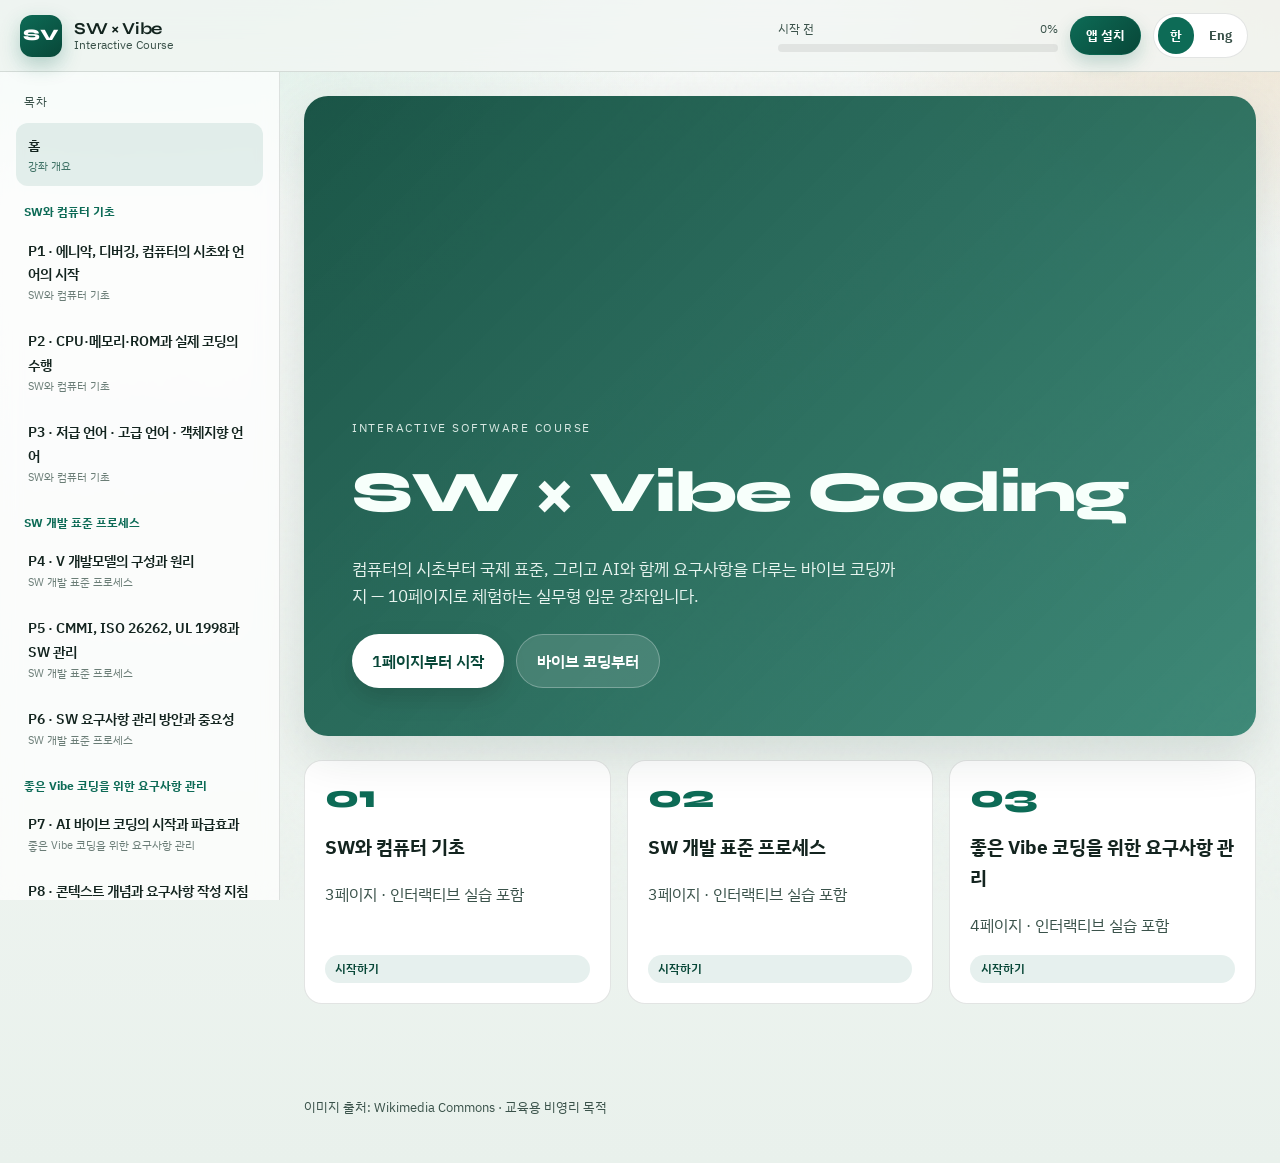
<file: index.html>
<!DOCTYPE html>
<html lang="ko">
<head>
  <meta charset="UTF-8" />
  <meta name="viewport" content="width=device-width, initial-scale=1" />
  <title>SW × Vibe Coding 인터랙티브 강좌</title>
  <meta name="description" content="SW와 컴퓨터 기초부터 AI 바이브 코딩 요구사항 관리까지, 10페이지 인터랙티브 강좌" />
  <meta name="theme-color" content="#0d6b56" />
  <meta name="mobile-web-app-capable" content="yes" />
  <meta name="apple-mobile-web-app-capable" content="yes" />
  <meta name="apple-mobile-web-app-status-bar-style" content="default" />
  <meta name="apple-mobile-web-app-title" content="SW×Vibe" />
  <link rel="manifest" href="manifest.webmanifest" />
  <link rel="apple-touch-icon" href="assets/icons/apple-touch-icon.png" />
  <link rel="icon" type="image/png" sizes="192x192" href="assets/icons/icon-192.png" />
  <link rel="preconnect" href="https://fonts.googleapis.com" />
  <link rel="preconnect" href="https://fonts.gstatic.com" crossorigin />
  <link href="https://fonts.googleapis.com/css2?family=IBM+Plex+Sans+KR:wght@300;400;500;600;700&family=Syne:wght@600;700;800&display=swap" rel="stylesheet" />
  <link rel="stylesheet" href="css/styles.css" />
</head>
<body>
  <div class="noise" aria-hidden="true"></div>

  <header class="topbar">
    <a class="brand" href="#home" data-nav="home">
      <span class="brand-mark">SV</span>
      <span class="brand-text">
        <strong>SW × Vibe</strong>
        <small>Interactive Course</small>
      </span>
    </a>
    <div class="progress-wrap" aria-label="학습 진행률">
      <div class="progress-meta">
        <span id="progressLabel">시작 전</span>
        <span id="progressPct">0%</span>
      </div>
      <div class="progress-track"><div class="progress-fill" id="progressFill"></div></div>
    </div>
    <button type="button" class="btn-pwa" id="pwaInstallBtn" aria-label="앱으로 설치">앱 설치</button>
    <div class="lang-switch" role="group" aria-label="Language">
      <a class="lang-link active" href="./" aria-current="page">한</a>
      <a class="lang-link" id="langToEn" href="en/">Eng</a>
    </div>
    <button class="nav-toggle" id="navToggle" aria-label="목차 열기" aria-expanded="false">
      <span></span><span></span><span></span>
    </button>
  </header>

  <aside class="sidebar" id="sidebar">
    <p class="sidebar-label">목차</p>
    <nav id="sideNav"></nav>
  </aside>
  <div class="sidebar-backdrop" id="sidebarBackdrop"></div>

  <main id="app">
    <!-- pages injected by JS -->
  </main>

  <footer class="site-footer">
    <p>이미지 출처: Wikimedia Commons · 교육용 비영리 목적</p>
  </footer>

  <script src="js/content.js"></script>
  <script src="js/app.js"></script>
  <script src="js/pwa.js"></script>
</body>
</html>
</file>
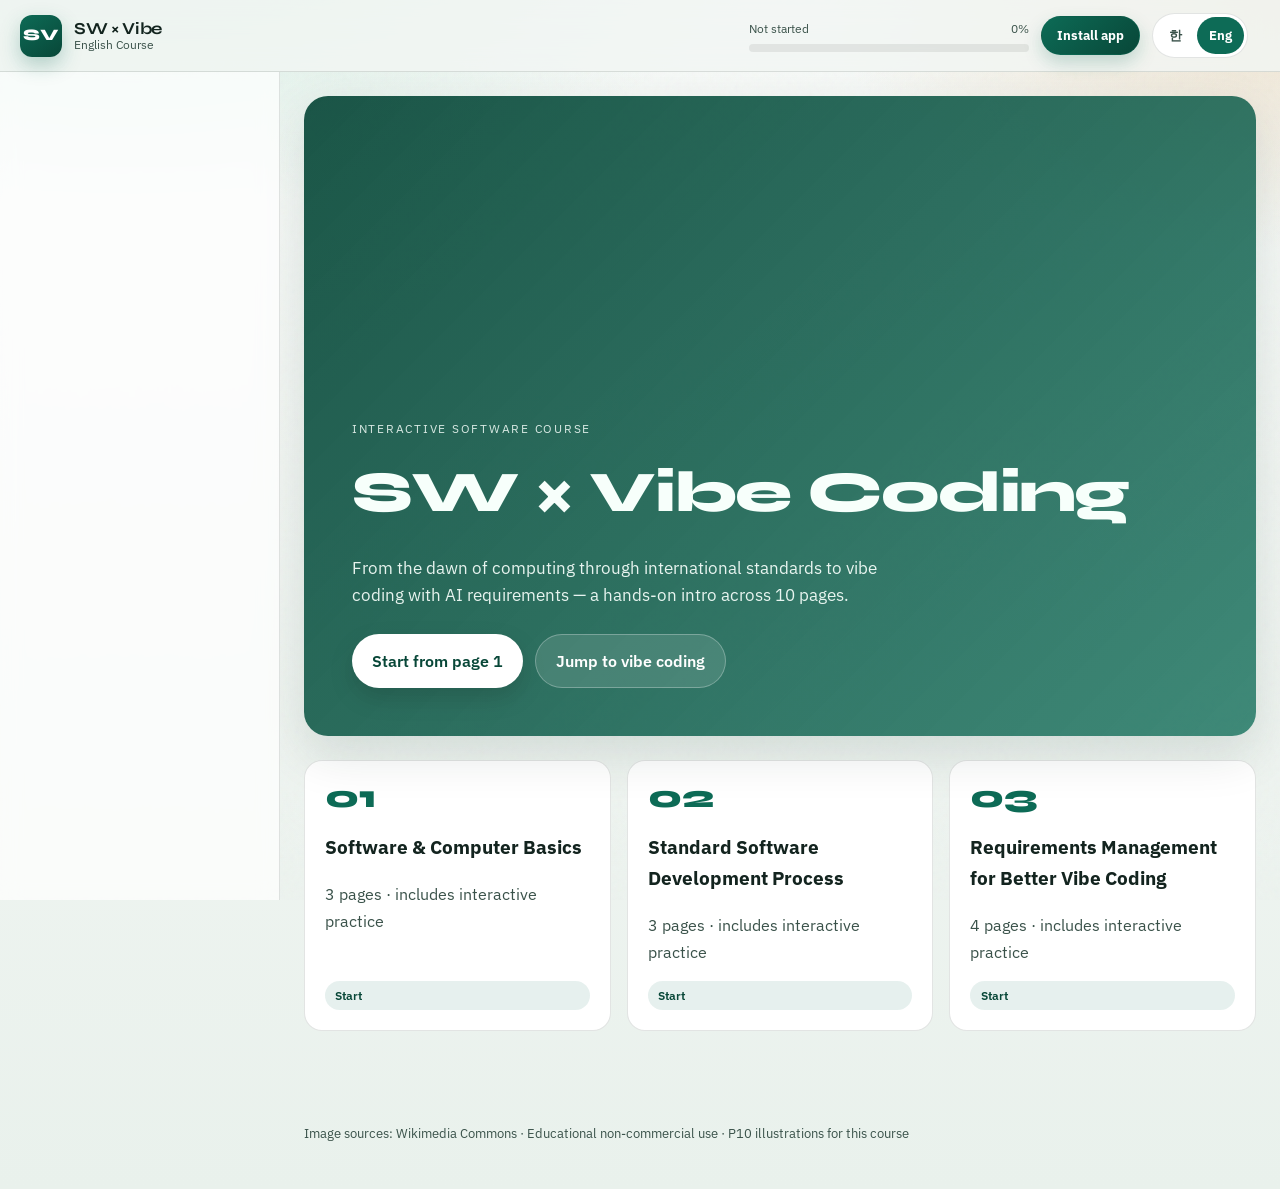
<file: en/index.html>
<!DOCTYPE html>
<html lang="en">
<head>
  <meta charset="UTF-8" />
  <meta name="viewport" content="width=device-width, initial-scale=1" />
  <title>SW × Vibe Coding — English Course</title>
  <meta name="description" content="English interactive course: computer basics, software standards, and vibe coding requirements across 10 pages." />
  <meta name="theme-color" content="#0d6b56" />
  <meta name="mobile-web-app-capable" content="yes" />
  <meta name="apple-mobile-web-app-capable" content="yes" />
  <meta name="apple-mobile-web-app-status-bar-style" content="default" />
  <meta name="apple-mobile-web-app-title" content="SW×Vibe" />
  <link rel="manifest" href="../manifest.webmanifest" />
  <link rel="apple-touch-icon" href="../assets/icons/apple-touch-icon.png" />
  <link rel="icon" type="image/png" sizes="192x192" href="../assets/icons/icon-192.png" />
  <link rel="preconnect" href="https://fonts.googleapis.com" />
  <link rel="preconnect" href="https://fonts.gstatic.com" crossorigin />
  <link href="https://fonts.googleapis.com/css2?family=IBM+Plex+Sans:wght@300;400;500;600;700&family=Syne:wght@600;700;800&display=swap" rel="stylesheet" />
  <link rel="stylesheet" href="../css/styles.css" />
  <link rel="stylesheet" href="css/en.css" />
</head>
<body class="en-page">
  <div class="noise" aria-hidden="true"></div>

  <header class="topbar">
    <a class="brand" href="#home" data-nav="home">
      <span class="brand-mark">SV</span>
      <span class="brand-text">
        <strong>SW × Vibe</strong>
        <small>English Course</small>
      </span>
    </a>
    <div class="progress-wrap" aria-label="Learning progress">
      <div class="progress-meta">
        <span id="progressLabel">Not started</span>
        <span id="progressPct">0%</span>
      </div>
      <div class="progress-track"><div class="progress-fill" id="progressFill"></div></div>
    </div>
    <button type="button" class="btn-pwa" id="pwaInstallBtn" aria-label="Install as app">Install app</button>
    <div class="lang-switch" role="group" aria-label="Language">
      <a class="lang-link" id="langToKo" href="../#home">한</a>
      <a class="lang-link active" href="./" aria-current="page">Eng</a>
    </div>
    <button class="nav-toggle" id="navToggle" aria-label="Open contents" aria-expanded="false">
      <span></span><span></span><span></span>
    </button>
  </header>

  <aside class="sidebar" id="sidebar">
    <p class="sidebar-label">Contents</p>
    <nav id="sideNav"></nav>
  </aside>
  <div class="sidebar-backdrop" id="sidebarBackdrop"></div>

  <main id="app">
    <!-- English pages injected by JS -->
  </main>

  <footer class="site-footer">
    <p>Image sources: Wikimedia Commons · Educational non-commercial use · P10 illustrations for this course</p>
  </footer>

  <script src="js/content.js"></script>
  <script src="js/app.js"></script>
  <script src="../js/pwa.js"></script>
</body>
</html>
</file>
<file: css/styles.css>
:root {
  --ink: #13241f;
  --ink-soft: #3a524a;
  --paper: #f2f6f3;
  --paper-2: #e6efe9;
  --teal: #0d6b56;
  --teal-deep: #084738;
  --mint: #7bc9a8;
  --amber: #c67a1a;
  --amber-soft: #f3d5a2;
  --danger: #b33a3a;
  --ok: #1f8a5b;
  --line: rgba(19, 36, 31, 0.12);
  --shadow: 0 18px 50px rgba(8, 40, 30, 0.12);
  --radius: 18px;
  --font-display: "Syne", "IBM Plex Sans KR", sans-serif;
  --font-body: "IBM Plex Sans KR", sans-serif;
  --sidebar-w: 280px;
  --topbar-h: 72px;
}

* { box-sizing: border-box; }
html { scroll-behavior: smooth; }
body {
  margin: 0;
  font-family: var(--font-body);
  color: var(--ink);
  background:
    radial-gradient(1200px 600px at 10% -10%, rgba(123, 201, 168, 0.35), transparent 55%),
    radial-gradient(900px 500px at 100% 0%, rgba(198, 122, 26, 0.18), transparent 50%),
    linear-gradient(180deg, #f7faf8 0%, var(--paper) 40%, #e9f1ec 100%);
  min-height: 100vh;
  line-height: 1.65;
}

.noise {
  pointer-events: none;
  position: fixed;
  inset: 0;
  opacity: 0.035;
  z-index: 0;
  background-image: url("data:image/svg+xml,%3Csvg viewBox='0 0 200 200' xmlns='http://www.w3.org/2000/svg'%3E%3Cfilter id='n'%3E%3CfeTurbulence type='fractalNoise' baseFrequency='0.85' numOctaves='3' stitchTiles='stitch'/%3E%3C/filter%3E%3Crect width='100%25' height='100%25' filter='url(%23n)'/%3E%3C/svg%3E");
}

a { color: var(--teal-deep); }
button, input, textarea, select { font: inherit; }

.topbar {
  position: sticky;
  top: 0;
  z-index: 40;
  height: var(--topbar-h);
  display: grid;
  grid-template-columns: 1fr minmax(140px, 280px) auto auto auto;
  gap: 0.75rem;
  align-items: center;
  padding: 0 1.25rem;
  backdrop-filter: blur(14px);
  background: rgba(242, 246, 243, 0.82);
  border-bottom: 1px solid var(--line);
}

.lang-switch {
  display: inline-flex;
  align-items: center;
  gap: 0.2rem;
  padding: 0.2rem;
  border: 1px solid var(--line);
  border-radius: 999px;
  background: #fff;
  flex-shrink: 0;
}
.lang-switch button,
.lang-switch a.lang-link {
  border: none;
  background: transparent;
  color: var(--ink-soft);
  border-radius: 999px;
  padding: 0.45rem 0.75rem;
  font-weight: 700;
  font-size: 0.82rem;
  cursor: pointer;
  transition: 0.15s ease;
  text-decoration: none;
  display: inline-block;
}
.lang-switch button:hover,
.lang-switch a.lang-link:hover {
  color: var(--teal-deep);
}
.lang-switch button.active,
.lang-switch a.lang-link.active {
  background: var(--teal);
  color: #fff;
}
.lang-switch button:focus-visible,
.lang-switch a.lang-link:focus-visible {
  outline: 2px solid rgba(13, 107, 86, 0.35);
  outline-offset: 2px;
}

.btn-pwa {
  border: 1px solid rgba(13, 107, 86, 0.28);
  background: linear-gradient(135deg, var(--teal), var(--teal-deep));
  color: #fff;
  border-radius: 999px;
  padding: 0.5rem 0.95rem;
  font-weight: 700;
  font-size: 0.82rem;
  cursor: pointer;
  white-space: nowrap;
  box-shadow: 0 8px 18px rgba(13, 107, 86, 0.22);
  transition: transform 0.15s ease, box-shadow 0.2s ease, opacity 0.2s ease;
  flex-shrink: 0;
}
.btn-pwa:hover {
  transform: translateY(-1px);
  box-shadow: 0 10px 22px rgba(13, 107, 86, 0.28);
}
.btn-pwa:disabled,
.btn-pwa.is-installed {
  opacity: 0.72;
  cursor: default;
  transform: none;
  background: #fff;
  color: var(--teal-deep);
  border-color: var(--line);
  box-shadow: none;
}

.pwa-tip {
  position: fixed;
  right: 1rem;
  bottom: 1rem;
  z-index: 80;
  max-width: min(360px, calc(100vw - 2rem));
  background: #10241e;
  color: #e8fff6;
  border-radius: 16px;
  padding: 1rem 2.2rem 1rem 1rem;
  box-shadow: var(--shadow);
  animation: rise 0.3s ease;
}
.pwa-tip strong {
  display: block;
  font-family: var(--font-display);
  margin-bottom: 0.35rem;
}
.pwa-tip p {
  margin: 0;
  font-size: 0.88rem;
  line-height: 1.5;
  color: rgba(232, 255, 246, 0.88);
}
.pwa-tip-close {
  position: absolute;
  top: 0.45rem;
  right: 0.55rem;
  border: none;
  background: transparent;
  color: #fff;
  font-size: 1.25rem;
  cursor: pointer;
  line-height: 1;
}

.brand {
  display: flex;
  align-items: center;
  gap: 0.75rem;
  text-decoration: none;
  color: inherit;
  min-width: 0;
}
.brand-mark {
  width: 42px;
  height: 42px;
  border-radius: 12px;
  display: grid;
  place-items: center;
  font-family: var(--font-display);
  font-weight: 800;
  color: #fff;
  background: linear-gradient(145deg, var(--teal), var(--teal-deep));
  box-shadow: 0 8px 20px rgba(13, 107, 86, 0.28);
}
.brand-text { display: flex; flex-direction: column; line-height: 1.15; }
.brand-text strong {
  font-family: var(--font-display);
  font-size: 1.05rem;
  letter-spacing: -0.02em;
}
.brand-text small { color: var(--ink-soft); font-size: 0.75rem; }

.progress-wrap { min-width: 0; }
.progress-meta {
  display: flex;
  justify-content: space-between;
  font-size: 0.75rem;
  color: var(--ink-soft);
  margin-bottom: 0.35rem;
}
.progress-track {
  height: 8px;
  border-radius: 999px;
  background: rgba(19, 36, 31, 0.08);
  overflow: hidden;
}
.progress-fill {
  height: 100%;
  width: 0%;
  border-radius: inherit;
  background: linear-gradient(90deg, var(--teal), var(--mint));
  transition: width 0.45s ease;
}

.nav-toggle {
  width: 44px;
  height: 44px;
  border: 1px solid var(--line);
  border-radius: 12px;
  background: #fff;
  display: none;
  flex-direction: column;
  justify-content: center;
  gap: 5px;
  padding: 0 11px;
  cursor: pointer;
}
.nav-toggle span {
  display: block;
  height: 2px;
  background: var(--ink);
  border-radius: 2px;
}

.sidebar {
  position: fixed;
  top: var(--topbar-h);
  left: 0;
  bottom: 0;
  width: var(--sidebar-w);
  padding: 1.25rem 1rem 2rem;
  overflow: auto;
  background: rgba(255, 255, 255, 0.72);
  border-right: 1px solid var(--line);
  backdrop-filter: blur(10px);
  z-index: 30;
}
.sidebar-label {
  margin: 0 0.5rem 0.75rem;
  font-size: 0.72rem;
  letter-spacing: 0.12em;
  text-transform: uppercase;
  color: var(--ink-soft);
}
.sidebar a {
  display: block;
  text-decoration: none;
  color: var(--ink-soft);
  padding: 0.65rem 0.75rem;
  border-radius: 12px;
  margin-bottom: 0.25rem;
  transition: 0.2s ease;
}
.sidebar a small {
  display: block;
  font-size: 0.7rem;
  opacity: 0.75;
}
.sidebar a strong {
  display: block;
  font-size: 0.9rem;
  font-weight: 600;
  color: var(--ink);
}
.sidebar a:hover,
.sidebar a.active {
  background: rgba(13, 107, 86, 0.1);
  color: var(--teal-deep);
}
.sidebar a.done::after {
  content: "✓";
  float: right;
  color: var(--ok);
  font-weight: 700;
}
.sidebar-section {
  margin: 1rem 0.5rem 0.4rem;
  font-size: 0.75rem;
  font-weight: 700;
  color: var(--teal);
}

.sidebar-backdrop {
  display: none;
  position: fixed;
  inset: 0;
  background: rgba(10, 24, 20, 0.35);
  z-index: 25;
}

#app {
  position: relative;
  z-index: 1;
  margin-left: var(--sidebar-w);
  padding: 1.5rem 1.5rem 4rem;
  min-height: calc(100vh - var(--topbar-h) - 60px);
}

.page { display: none; animation: rise 0.45s ease; }
.page.active { display: block; }

@keyframes rise {
  from { opacity: 0; transform: translateY(12px); }
  to { opacity: 1; transform: none; }
}
@keyframes pulseSoft {
  0%, 100% { transform: scale(1); }
  50% { transform: scale(1.03); }
}
@keyframes flow {
  0% { stroke-dashoffset: 24; }
  100% { stroke-dashoffset: 0; }
}
@keyframes blink {
  0%, 100% { opacity: 1; }
  50% { opacity: 0.35; }
}

.hero-panel {
  position: relative;
  overflow: hidden;
  border-radius: calc(var(--radius) + 6px);
  padding: clamp(1.5rem, 4vw, 3rem);
  color: #f7fffb;
  background:
    linear-gradient(135deg, rgba(8, 71, 56, 0.92), rgba(13, 107, 86, 0.78)),
    url("data:image/svg+xml,%3Csvg width='60' height='60' xmlns='http://www.w3.org/2000/svg'%3E%3Cpath d='M0 60L60 0M-10 10L10 -10M50 70L70 50' stroke='rgba(255,255,255,0.08)' stroke-width='1'/%3E%3C/svg%3E");
  box-shadow: var(--shadow);
  margin-bottom: 1.5rem;
}
.hero-panel.home {
  min-height: min(72vh, 640px);
  display: flex;
  flex-direction: column;
  justify-content: flex-end;
  gap: 1rem;
}
.kicker {
  display: inline-block;
  font-size: 0.78rem;
  letter-spacing: 0.14em;
  text-transform: uppercase;
  opacity: 0.85;
}
.hero-panel h1,
.page-head h1 {
  font-family: var(--font-display);
  font-weight: 800;
  letter-spacing: -0.03em;
  line-height: 1.15;
  margin: 0.35rem 0 0.75rem;
}
.hero-panel h1 { font-size: clamp(2.2rem, 5vw, 3.6rem); max-width: 14ch; }
.page-head h1 { font-size: clamp(1.7rem, 3.5vw, 2.5rem); }
.lead { font-size: 1.05rem; max-width: 55ch; opacity: 0.92; margin: 0; }
.cta-row { display: flex; flex-wrap: wrap; gap: 0.75rem; margin-top: 0.5rem; }

.btn {
  border: none;
  border-radius: 999px;
  padding: 0.8rem 1.25rem;
  cursor: pointer;
  font-weight: 600;
  transition: transform 0.15s ease, box-shadow 0.2s ease, background 0.2s ease;
}
.btn:hover { transform: translateY(-1px); }
.btn-primary {
  background: #fff;
  color: var(--teal-deep);
  box-shadow: 0 10px 24px rgba(0, 0, 0, 0.15);
}
.btn-ghost {
  background: rgba(255, 255, 255, 0.12);
  color: #fff;
  border: 1px solid rgba(255, 255, 255, 0.28);
}
.btn-teal {
  background: var(--teal);
  color: #fff;
}
.btn-outline {
  background: transparent;
  border: 1px solid var(--line);
  color: var(--ink);
}
.btn:disabled { opacity: 0.5; cursor: not-allowed; transform: none; }

.page-head {
  margin-bottom: 1.25rem;
}
.page-head .meta {
  color: var(--ink-soft);
  font-size: 0.85rem;
}
.grid-2 {
  display: grid;
  grid-template-columns: 1.1fr 0.9fr;
  gap: 1.25rem;
}
.grid-3 {
  display: grid;
  grid-template-columns: repeat(3, 1fr);
  gap: 1rem;
}

.panel {
  background: rgba(255, 255, 255, 0.78);
  border: 1px solid var(--line);
  border-radius: var(--radius);
  padding: 1.25rem;
  box-shadow: 0 10px 30px rgba(12, 40, 30, 0.05);
}
.panel h2, .panel h3 {
  font-family: var(--font-display);
  letter-spacing: -0.02em;
  margin: 0 0 0.75rem;
}
.panel h2 { font-size: 1.35rem; }
.panel h3 { font-size: 1.1rem; }

.media-frame {
  border-radius: 14px;
  overflow: hidden;
  border: 1px solid var(--line);
  background: #ffffff;
  position: relative;
  box-shadow: inset 0 0 0 1px rgba(19, 36, 31, 0.04);
}
.media-frame img {
  display: block;
  width: 100%;
  height: auto;
  max-height: 360px;
  object-fit: contain;
  object-position: center;
  background: #ffffff;
  padding: 0.75rem;
}
.media-frame figcaption {
  padding: 0.65rem 0.85rem;
  font-size: 0.78rem;
  color: var(--ink-soft);
  background: #f7faf8;
  border-top: 1px solid var(--line);
}

.stack { display: grid; gap: 1rem; }
.muted { color: var(--ink-soft); }
.chip {
  display: inline-flex;
  align-items: center;
  gap: 0.35rem;
  padding: 0.25rem 0.65rem;
  border-radius: 999px;
  background: rgba(13, 107, 86, 0.1);
  color: var(--teal-deep);
  font-size: 0.78rem;
  font-weight: 600;
}

.quiz {
  display: grid;
  gap: 0.65rem;
}
.quiz button {
  text-align: left;
  border: 1px solid var(--line);
  background: #fff;
  border-radius: 12px;
  padding: 0.85rem 1rem;
  cursor: pointer;
  transition: 0.15s ease;
}
.quiz button:hover { border-color: var(--teal); }
.quiz button.correct {
  border-color: var(--ok);
  background: rgba(31, 138, 91, 0.1);
}
.quiz button.wrong {
  border-color: var(--danger);
  background: rgba(179, 58, 58, 0.08);
}
.feedback {
  min-height: 1.4em;
  font-weight: 600;
  font-size: 0.92rem;
}
.feedback.ok { color: var(--ok); }
.feedback.bad { color: var(--danger); }

/* Interactive architecture */
.arch {
  display: grid;
  grid-template-columns: repeat(3, 1fr);
  gap: 0.75rem;
}
.arch-node {
  border: 1px solid var(--line);
  border-radius: 14px;
  padding: 1rem;
  background: #fff;
  cursor: pointer;
  transition: 0.2s ease;
  text-align: center;
}
.arch-node strong { display: block; font-family: var(--font-display); margin-bottom: 0.25rem; }
.arch-node.active {
  border-color: var(--teal);
  box-shadow: 0 0 0 3px rgba(13, 107, 86, 0.15);
  animation: pulseSoft 1.4s ease infinite;
}
.pipeline {
  display: flex;
  flex-wrap: wrap;
  gap: 0.5rem;
  margin-top: 1rem;
}
.pipeline span {
  flex: 1;
  min-width: 90px;
  text-align: center;
  padding: 0.7rem 0.5rem;
  border-radius: 12px;
  background: var(--paper-2);
  font-weight: 600;
  font-size: 0.85rem;
  opacity: 0.45;
  transition: 0.25s ease;
}
.pipeline span.on {
  opacity: 1;
  background: linear-gradient(135deg, var(--teal), #1a8f72);
  color: #fff;
}

/* Language levels */
.level-tabs {
  display: flex;
  flex-wrap: wrap;
  gap: 0.5rem;
  margin-bottom: 1rem;
}
.level-tabs button {
  border: 1px solid var(--line);
  background: #fff;
  border-radius: 999px;
  padding: 0.55rem 0.95rem;
  cursor: pointer;
}
.level-tabs button.active {
  background: var(--teal);
  color: #fff;
  border-color: var(--teal);
}
.code-box {
  font-family: ui-monospace, SFMono-Regular, Menlo, Consolas, monospace;
  background: #10241e;
  color: #d7f5e8;
  border-radius: 14px;
  padding: 1rem;
  font-size: 0.86rem;
  overflow: auto;
  white-space: pre;
  line-height: 1.5;
}

/* V-model */
.vmodel {
  display: grid;
  grid-template-columns: 1fr auto 1fr;
  gap: 0.75rem;
  align-items: stretch;
}
.v-col { display: grid; gap: 0.55rem; }
.v-node {
  border: 1px solid var(--line);
  border-radius: 12px;
  padding: 0.75rem;
  background: #fff;
  cursor: pointer;
  transition: 0.2s ease;
}
.v-node small { display: block; color: var(--ink-soft); font-size: 0.75rem; }
.v-node.left { border-left: 4px solid var(--teal); }
.v-node.right { border-right: 4px solid var(--amber); text-align: right; }
.v-node.center {
  align-self: center;
  text-align: center;
  border: 2px solid var(--teal);
  font-weight: 700;
}
.v-node.active, .v-node.pair {
  background: rgba(13, 107, 86, 0.1);
  box-shadow: 0 0 0 2px rgba(13, 107, 86, 0.18);
}
.v-mid {
  width: 28px;
  background: linear-gradient(180deg, transparent, var(--mint), transparent);
  border-radius: 999px;
  opacity: 0.5;
}

/* Standards */
.tabs {
  display: flex;
  flex-wrap: wrap;
  gap: 0.5rem;
  margin-bottom: 1rem;
}
.tabs button {
  border: 1px solid var(--line);
  background: #fff;
  border-radius: 12px;
  padding: 0.65rem 0.9rem;
  cursor: pointer;
  font-weight: 600;
}
.tabs button.active {
  background: var(--ink);
  color: #fff;
}
.tab-panel { display: none; }
.tab-panel.active { display: block; animation: rise 0.35s ease; }

/* Checklist */
.check-list { display: grid; gap: 0.55rem; }
.check-list label {
  display: flex;
  gap: 0.7rem;
  align-items: flex-start;
  padding: 0.75rem;
  border-radius: 12px;
  border: 1px solid var(--line);
  background: #fff;
  cursor: pointer;
}
.check-list input { margin-top: 0.25rem; accent-color: var(--teal); }
.score-ring {
  width: 120px;
  height: 120px;
  border-radius: 50%;
  display: grid;
  place-items: center;
  margin: 0 auto;
  background:
    radial-gradient(circle at center, #fff 56%, transparent 57%),
    conic-gradient(var(--teal) var(--p, 0%), rgba(19, 36, 31, 0.08) 0);
  font-family: var(--font-display);
  font-size: 1.6rem;
  font-weight: 800;
}

/* Guidelines */
.guide-list { display: grid; gap: 0.75rem; counter-reset: g; }
.guide-item {
  border: 1px solid var(--line);
  border-radius: 14px;
  background: #fff;
  overflow: hidden;
}
.guide-item summary {
  list-style: none;
  cursor: pointer;
  padding: 1rem 1.1rem;
  font-weight: 700;
  display: flex;
  gap: 0.75rem;
  align-items: center;
}
.guide-item summary::-webkit-details-marker { display: none; }
.guide-item summary::before {
  counter-increment: g;
  content: counter(g);
  width: 28px;
  height: 28px;
  border-radius: 8px;
  display: grid;
  place-items: center;
  background: var(--paper-2);
  color: var(--teal-deep);
  font-family: var(--font-display);
}
.guide-item[open] summary::before {
  background: var(--teal);
  color: #fff;
}
.guide-body {
  padding: 0 1.1rem 1.1rem 3.2rem;
  color: var(--ink-soft);
}

/* Chat simulator */
.chat {
  display: grid;
  grid-template-rows: 1fr auto;
  min-height: 420px;
  border: 1px solid var(--line);
  border-radius: 16px;
  overflow: hidden;
  background: #fff;
}
.chat-log {
  padding: 1rem;
  overflow: auto;
  display: grid;
  gap: 0.75rem;
  background:
    linear-gradient(180deg, rgba(230, 239, 233, 0.55), transparent 120px),
    #fff;
  max-height: 360px;
}
.bubble {
  max-width: 85%;
  padding: 0.8rem 1rem;
  border-radius: 16px;
  font-size: 0.92rem;
  white-space: pre-wrap;
}
.bubble.agent {
  background: var(--paper-2);
  border-bottom-left-radius: 4px;
  justify-self: start;
}
.bubble.user {
  background: var(--teal);
  color: #fff;
  border-bottom-right-radius: 4px;
  justify-self: end;
}
.chat-input {
  display: grid;
  grid-template-columns: 1fr auto;
  gap: 0.5rem;
  padding: 0.75rem;
  border-top: 1px solid var(--line);
}
.chat-input textarea {
  resize: none;
  min-height: 52px;
  border-radius: 12px;
  border: 1px solid var(--line);
  padding: 0.7rem 0.85rem;
}
.presets {
  display: flex;
  flex-wrap: wrap;
  gap: 0.45rem;
  margin-bottom: 0.75rem;
}
.presets button {
  border: 1px dashed var(--line);
  background: rgba(255, 255, 255, 0.7);
  border-radius: 999px;
  padding: 0.4rem 0.75rem;
  cursor: pointer;
  font-size: 0.8rem;
}

.module-cards {
  display: grid;
  grid-template-columns: repeat(3, 1fr);
  gap: 1rem;
  margin-top: 1.5rem;
}
.module-card {
  text-decoration: none;
  color: inherit;
  border-radius: var(--radius);
  padding: 1.25rem;
  background: #fff;
  border: 1px solid var(--line);
  transition: 0.2s ease;
  min-height: 180px;
  display: flex;
  flex-direction: column;
  justify-content: space-between;
}
.module-card:hover {
  transform: translateY(-3px);
  box-shadow: var(--shadow);
  border-color: rgba(13, 107, 86, 0.35);
}
.module-card .num {
  font-family: var(--font-display);
  font-size: 2rem;
  font-weight: 800;
  color: var(--teal);
  line-height: 1;
}
.pager {
  display: flex;
  justify-content: space-between;
  gap: 0.75rem;
  margin-top: 1.5rem;
}

.impact-bars { display: grid; gap: 0.75rem; }
.bar-row label {
  display: flex;
  justify-content: space-between;
  font-size: 0.85rem;
  margin-bottom: 0.25rem;
}
.bar {
  height: 12px;
  border-radius: 999px;
  background: rgba(19, 36, 31, 0.08);
  overflow: hidden;
}
.bar i {
  display: block;
  height: 100%;
  width: 0;
  background: linear-gradient(90deg, var(--amber), var(--teal));
  border-radius: inherit;
  transition: width 1s ease;
}

.prompt-builder label {
  display: block;
  font-weight: 600;
  margin: 0.75rem 0 0.35rem;
  font-size: 0.9rem;
}
.prompt-builder input,
.prompt-builder textarea,
.prompt-builder select {
  width: 100%;
  border: 1px solid var(--line);
  border-radius: 12px;
  padding: 0.7rem 0.85rem;
  background: #fff;
}
.prompt-preview {
  margin-top: 1rem;
  background: #10241e;
  color: #d7f5e8;
  border-radius: 14px;
  padding: 1rem;
  white-space: pre-wrap;
  font-size: 0.86rem;
  min-height: 140px;
}

.site-footer {
  margin-left: var(--sidebar-w);
  padding: 1rem 1.5rem 2rem;
  color: var(--ink-soft);
  font-size: 0.8rem;
}

.timeline {
  display: grid;
  gap: 0.75rem;
  position: relative;
}
.timeline::before {
  content: "";
  position: absolute;
  left: 10px;
  top: 8px;
  bottom: 8px;
  width: 2px;
  background: linear-gradient(var(--teal), var(--amber));
}
.t-item {
  display: grid;
  grid-template-columns: 22px 1fr;
  gap: 0.75rem;
  align-items: start;
}
.t-dot {
  width: 22px;
  height: 22px;
  border-radius: 50%;
  background: #fff;
  border: 3px solid var(--teal);
  margin-top: 0.2rem;
}
.t-body {
  background: #fff;
  border: 1px solid var(--line);
  border-radius: 12px;
  padding: 0.75rem 0.9rem;
}
.t-body strong { display: block; }

/* P10 story carousel */
.story-carousel {
  display: grid;
  grid-template-columns: 1.15fr 0.85fr;
  gap: 1.25rem;
  align-items: start;
}
.story-media {
  padding: 1rem;
}
.story-toolbar {
  display: flex;
  justify-content: space-between;
  align-items: center;
  gap: 0.75rem;
  margin-bottom: 0.75rem;
}
.story-hint { font-size: 0.8rem; }
.story-viewport {
  overflow: hidden;
  border-radius: 14px;
  border: 1px solid var(--line);
  background: #fff;
  touch-action: pan-y;
  cursor: grab;
  outline: none;
}
.story-viewport:focus-visible {
  box-shadow: 0 0 0 3px rgba(13, 107, 86, 0.2);
}
.story-viewport:active { cursor: grabbing; }
.story-track {
  display: flex;
  width: 100%;
  transition: transform 0.45s cubic-bezier(0.22, 1, 0.36, 1);
  will-change: transform;
}
.story-slide {
  flex: 0 0 100%;
  margin: 0;
  min-width: 100%;
}
.story-slide img {
  display: block;
  width: 100%;
  height: auto;
  max-height: min(52vh, 520px);
  object-fit: contain;
  background: #f7faf8;
  user-select: none;
  -webkit-user-drag: none;
}
.story-slide figcaption {
  padding: 0.7rem 0.9rem;
  font-size: 0.78rem;
  color: var(--ink-soft);
  background: #f7faf8;
  border-top: 1px solid var(--line);
}
.story-slide.is-pending figcaption {
  color: var(--amber);
  font-weight: 600;
}
.story-controls {
  display: flex;
  align-items: center;
  justify-content: space-between;
  gap: 0.75rem;
  margin-top: 0.85rem;
}
.story-nav {
  min-width: 52px;
  padding: 0.55rem 0.9rem;
  border-radius: 12px;
}
.story-dots {
  display: flex;
  gap: 0.45rem;
  align-items: center;
}
.story-dot {
  width: 10px;
  height: 10px;
  border-radius: 50%;
  border: none;
  padding: 0;
  background: rgba(19, 36, 31, 0.18);
  cursor: pointer;
  transition: 0.2s ease;
}
.story-dot.active {
  width: 28px;
  border-radius: 999px;
  background: var(--teal);
}
.story-copy .meta {
  color: var(--teal);
  font-size: 0.8rem;
  font-weight: 700;
  letter-spacing: 0.04em;
  text-transform: uppercase;
}
.story-copy h2 {
  margin-top: 0.35rem;
}
.story-copy.swap {
  animation: rise 0.35s ease;
}
.story-points {
  list-style: none;
  padding: 0;
  margin: 1.1rem 0;
  display: grid;
  gap: 0.75rem;
}
.story-points li {
  padding: 0.85rem 0.95rem;
  border-radius: 12px;
  border: 1px solid var(--line);
  background: #fff;
}
.story-points strong {
  display: block;
  margin-bottom: 0.25rem;
  font-family: var(--font-display);
  letter-spacing: -0.02em;
}
.story-points span {
  color: var(--ink-soft);
  font-size: 0.92rem;
}
.story-takeaway {
  margin-top: 0.5rem;
  padding: 0.95rem 1rem;
  border-radius: 14px;
  background: linear-gradient(135deg, rgba(13, 107, 86, 0.12), rgba(123, 201, 168, 0.18));
  border: 1px solid rgba(13, 107, 86, 0.18);
  font-weight: 600;
}

@media (max-width: 980px) {
  .grid-2, .grid-3, .module-cards, .arch, .vmodel, .story-carousel { grid-template-columns: 1fr; }
  .v-mid { display: none; }
  .v-node.right { text-align: left; border-right: none; border-left: 4px solid var(--amber); }
}

@media (max-width: 860px) {
  .nav-toggle { display: flex; }
  .sidebar {
    transform: translateX(-105%);
    transition: transform 0.25s ease;
  }
  .sidebar.open { transform: none; }
  .sidebar-backdrop.open { display: block; }
  #app, .site-footer { margin-left: 0; }
  .topbar { grid-template-columns: 1fr auto auto auto auto; }
  .progress-wrap { display: none; }
  .btn-pwa { padding: 0.45rem 0.75rem; font-size: 0.78rem; }
  .hero-panel.home { min-height: auto; }
}
</file>
<file: en/css/en.css>
/* English standalone course overrides */
.en-page {
  --font-body: "IBM Plex Sans", "IBM Plex Sans KR", sans-serif;
}

.en-page .lang-switch a.lang-link {
  border: none;
  background: transparent;
  color: var(--ink-soft);
  border-radius: 999px;
  padding: 0.45rem 0.75rem;
  font-weight: 700;
  font-size: 0.82rem;
  text-decoration: none;
  display: inline-block;
}
.en-page .lang-switch a.lang-link:hover {
  color: var(--teal-deep);
}
.en-page .lang-switch a.lang-link.active {
  background: var(--teal);
  color: #fff;
}

.en-page .pager a.btn {
  text-decoration: none;
  display: inline-flex;
  align-items: center;
  justify-content: center;
}

@media (max-width: 860px) {
  .en-page .topbar {
    grid-template-columns: 1fr auto auto;
  }
}
</file>
